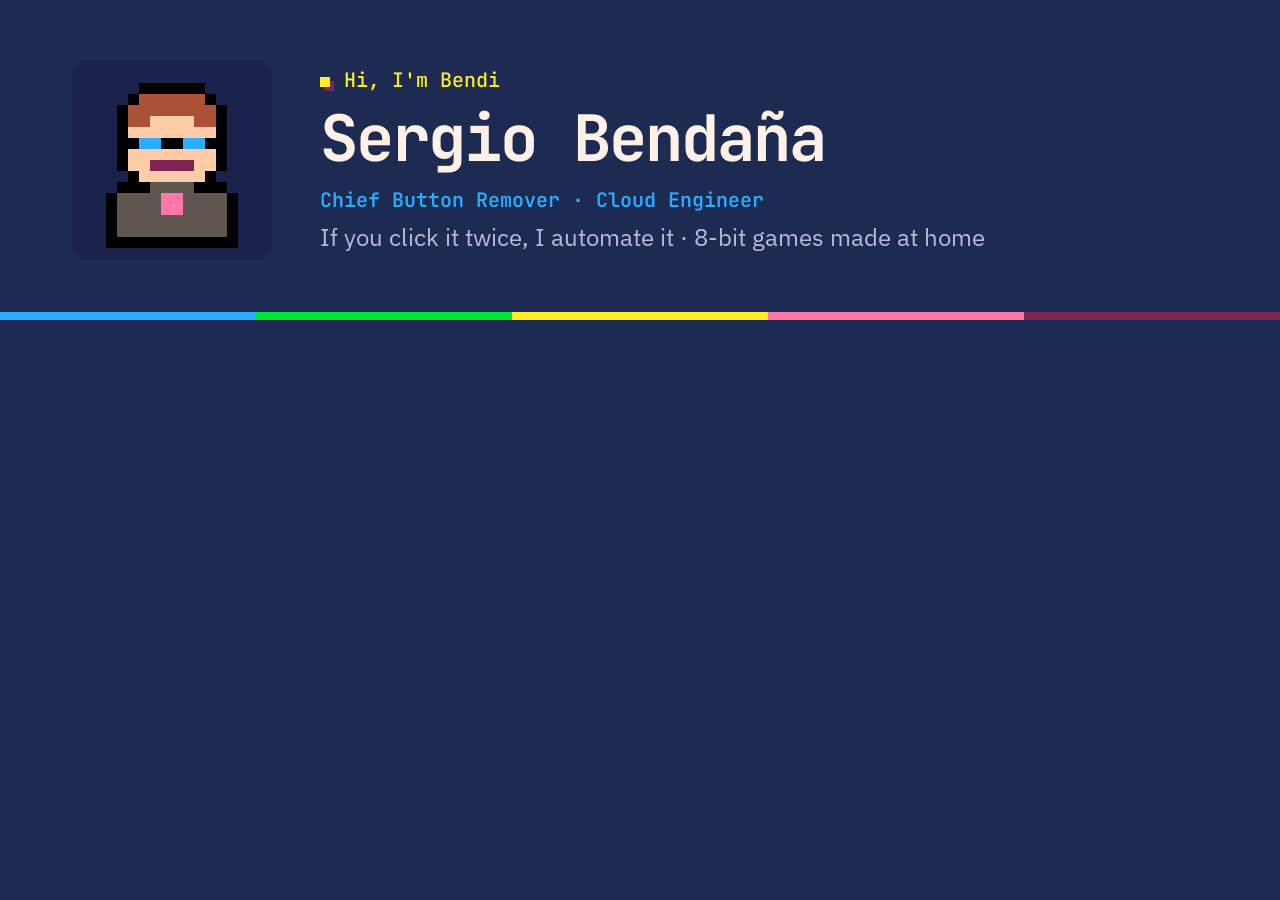
<file: header.html>
<!doctype html>
<html lang="en">
<head>
<meta charset="utf-8">
<meta name="robots" content="noindex">
<title>Bendi · README header</title>
<!-- Template for assets/header.png (1280x320), the banner at the top of the profile README. -->
<link rel="stylesheet" href="fonts/fonts.css">
<style>
  html, body { margin: 0; width: 1280px; height: 320px; overflow: hidden; background: #1d2b53; }
  body { color: #fff1e8; position: relative; font-family: "IBM Plex Sans", sans-serif; }
  .wrap { position: absolute; inset: 0; display: flex; align-items: center; gap: 48px; padding: 0 72px; }
  .me { width: 176px; height: 176px; image-rendering: pixelated; background: #18224a; padding: 12px; flex: none;
    clip-path: polygon(10px 0, calc(100% - 10px) 0, 100% 10px, 100% calc(100% - 10px), calc(100% - 10px) 100%, 10px 100%, 0 calc(100% - 10px), 0 10px); }
  .hi { font: 500 20px "JetBrains Mono", monospace; color: #ffec27; }
  .hi::before { content: ""; display: inline-block; width: 10px; height: 10px; background: #ffec27; box-shadow: 4px 4px 0 #7e2553; margin-right: 14px; }
  h1 { margin: 12px 0 0; font: 700 64px/1.05 "JetBrains Mono", monospace; letter-spacing: -0.03em; }
  .cls { font: 600 20px "JetBrains Mono", monospace; color: #29adff; margin-top: 14px; }
  .tag { font: 400 24px "IBM Plex Sans", sans-serif; color: #b9bcd0; margin-top: 8px; }
  .url { position: absolute; right: 72px; bottom: 32px; font: 500 22px "JetBrains Mono", monospace; color: #b9bcd0; }
  .bar { position: absolute; left: 0; right: 0; bottom: 0; height: 8px; display: flex; }
  .bar i { flex: 1; }
</style>
</head>
<body>
  <div class="wrap">
    <img class="me" src="img/bendi.svg" alt="">
    <div>
      <div class="hi">Hi, I'm Bendi</div>
      <h1>Sergio Bendaña</h1>
      <div class="cls">Chief Button Remover · Cloud Engineer</div>
      <div class="tag">If you click it twice, I automate it · 8-bit games made at home</div>
    </div>
  </div>
  
  <div class="bar"><i style="background:#29adff"></i><i style="background:#00e436"></i><i style="background:#ffec27"></i><i style="background:#ff77a8"></i><i style="background:#7e2553"></i></div>
</body>
</html>
</file>
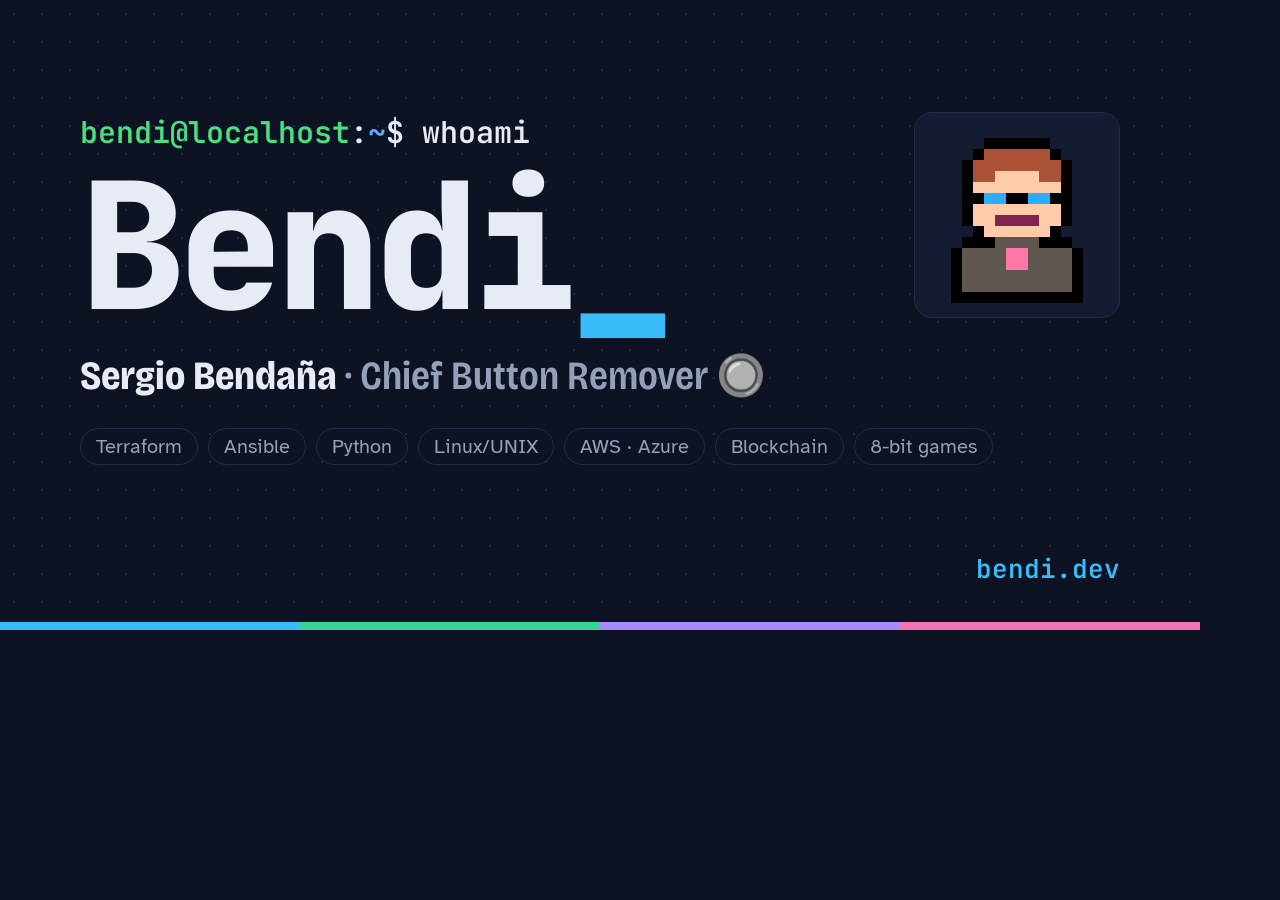
<file: og.html>
<!doctype html>
<html lang="es">
<head>
<meta charset="utf-8">
<meta name="robots" content="noindex">
<title>Bendi · share image</title>
<!-- Template for og.png (1200x630), the image shown when the website is shared.
     Open at 1200x630 and take a screenshot. Same look as the hero of index.html. -->
<link rel="stylesheet" href="fonts/fonts.css">
<style>
  html, body { margin: 0; width: 1200px; height: 630px; overflow: hidden; background: #0e1324; }
  body { color: #e6ebf5; position: relative; font-family: "Atkinson Hyperlegible", sans-serif;
    background-image: radial-gradient(#242c48 1.2px, transparent 1.2px); background-size: 28px 28px; }
  .wrap { position: absolute; left: 80px; right: 80px; top: 112px; }
  .prompt { font: 600 30px "JetBrains Mono", monospace; }
  .prompt .u { color: #4ade80; } .prompt .d { color: #60a5fa; }
  h1 { margin: 6px 0 0; font: 800 176px/1 "JetBrains Mono", monospace; letter-spacing: -0.045em; }
  h1 .cur { color: #38bdf8; }
  .who { font: 750 40px/1.2 "Bricolage Grotesque", sans-serif; font-variation-settings: "wdth" 85; margin-top: 18px; }
  .who span { color: #93a0b8; font-weight: 500; }
  .stack { display: flex; gap: 10px; margin-top: 28px; }
  .stack i { font: 400 20px "Atkinson Hyperlegible", sans-serif; font-style: normal; color: #93a0b8;
    border: 1.5px solid #242c48; background: #0e1324; border-radius: 999px; padding: 5px 15px; }
  .me { position: absolute; right: 80px; top: 112px; width: 176px; height: 176px; image-rendering: pixelated;
    background: #151b31; padding: 14px; border-radius: 18px; border: 1.5px solid #242c48; }
  .url { position: absolute; right: 80px; bottom: 44px; font: 600 26px "JetBrains Mono", monospace; color: #38bdf8; }
  .bar { position: absolute; left: 0; right: 0; bottom: 0; height: 8px; display: flex; }
  .bar i { flex: 1; }
</style>
</head>
<body>
  <div class="wrap">
    <div class="prompt"><span class="u">bendi@localhost</span>:<span class="d">~</span>$ whoami</div>
    <h1>Bendi<span class="cur">_</span></h1>
    <div class="who">Sergio Bendaña <span>· Chief Button Remover 🔘</span></div>
    <div class="stack"><i>Terraform</i><i>Ansible</i><i>Python</i><i>Linux/UNIX</i><i>AWS · Azure</i><i>Blockchain</i><i>8-bit games</i></div>
  </div>
  <img class="me" src="img/bendi.svg" alt="">
  <div class="url">bendi.dev</div>
  <div class="bar"><i style="background:#38bdf8"></i><i style="background:#36d399"></i><i style="background:#a78bfa"></i><i style="background:#f472b6"></i></div>
</body>
</html>
</file>
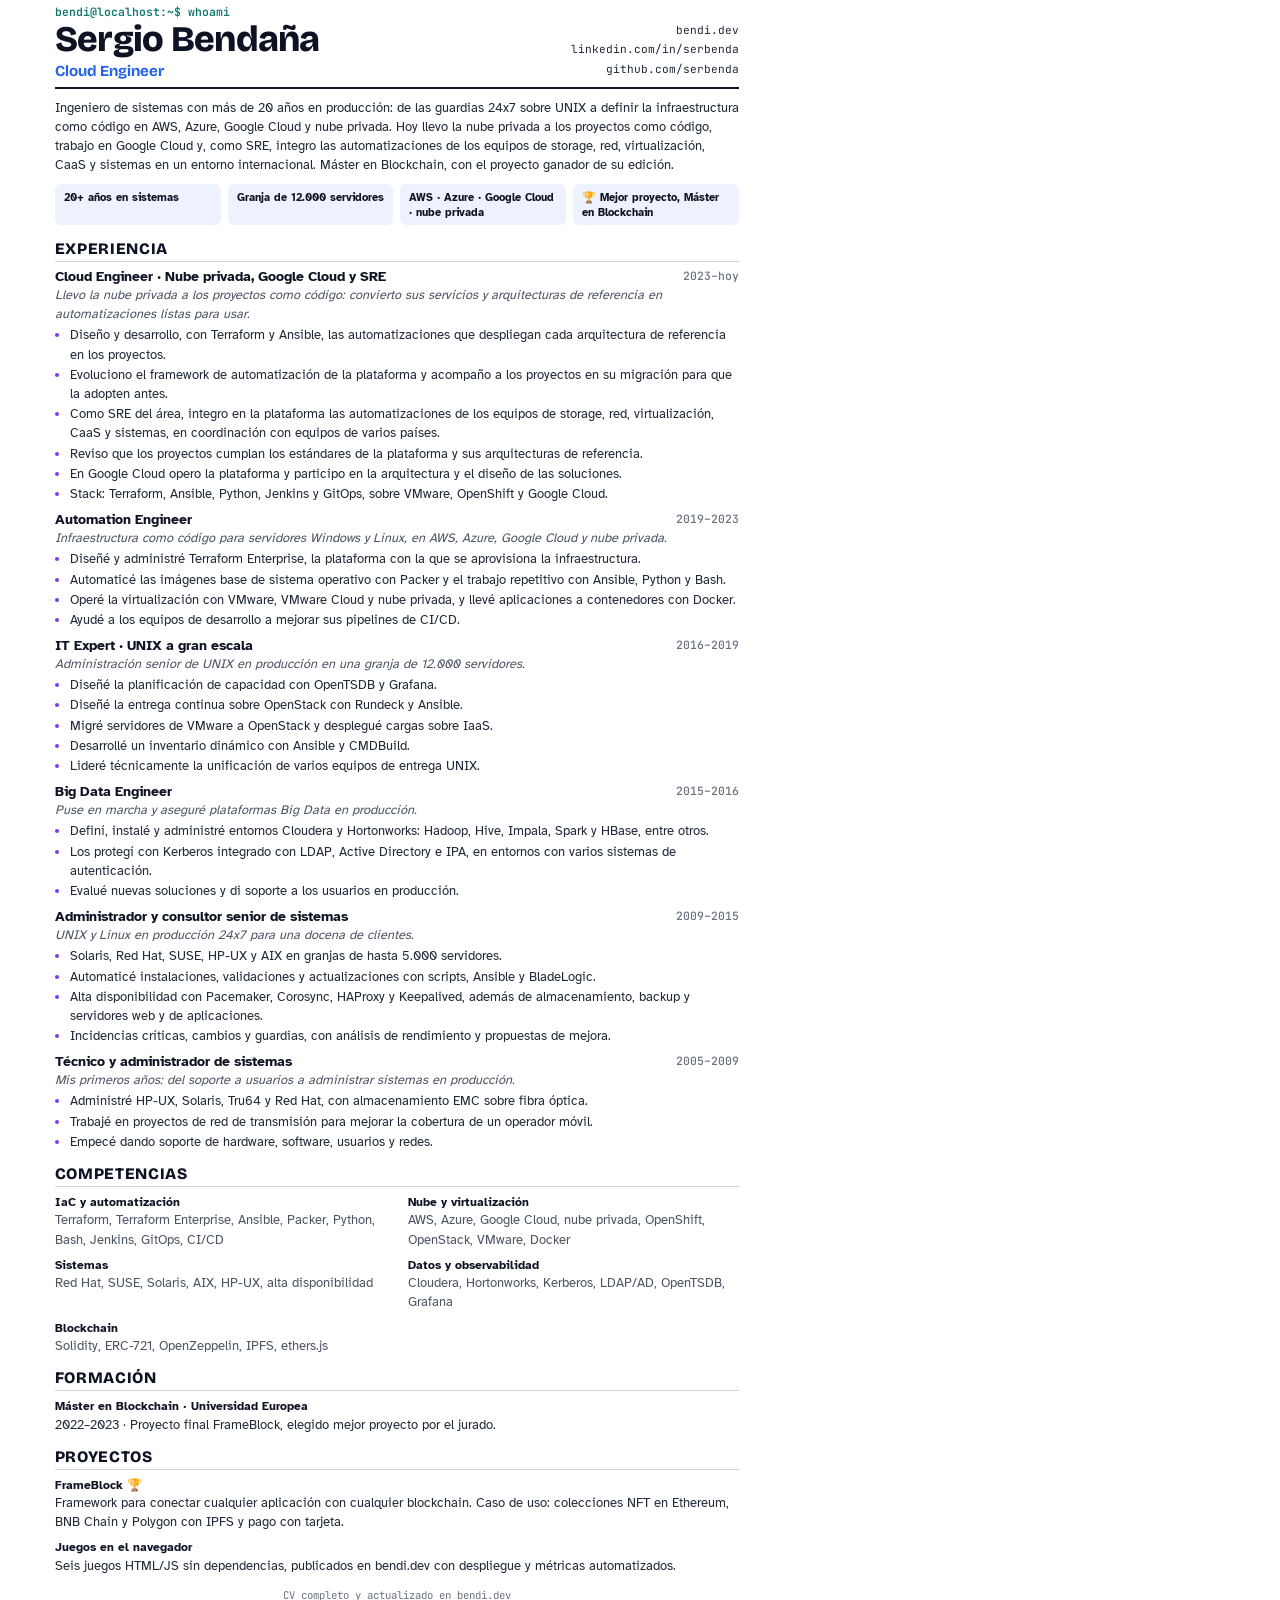
<file: cv/cv.html>
<!doctype html>
<html lang="es">
<head>
<meta charset="utf-8">
<meta name="robots" content="noindex">
<title>Sergio Bendaña · CV</title>
<!-- Template for cv/Sergio-Bendana-CV-es.pdf and -en.pdf.
     Open cv.html?lang=es or ?lang=en and print to PDF (A4, no margins, backgrounds on). -->
<link rel="stylesheet" href="../fonts/fonts.css">
<style>
  @page { size: A4; margin: 12mm 0 10mm; }
  :root { --ink: #0e1324; --text: #1f2937; --muted: #4b5563; --dim: #6b7280; --blue: #2563eb; --teal: #0f766e; --purple: #7c3aed; --chip: #eef2ff; --line: #d1d5db; }
  * { box-sizing: border-box; }
  html, body { margin: 0; background: #fff; }
  body { width: 210mm; padding: 1mm 14.5mm 0; color: var(--text); font: 9.6pt/1.5 "Atkinson Hyperlegible", sans-serif; -webkit-print-color-adjust: exact; print-color-adjust: exact; }
  .mono { font-family: "JetBrains Mono", monospace; }
  header { display: flex; justify-content: space-between; align-items: flex-end; padding-bottom: 7px; border-bottom: 2.5px solid var(--ink); }
  .prompt { font: 600 8.6pt "JetBrains Mono", monospace; color: var(--teal); }
  h1 { margin: 2px 0 0; font: 800 27pt/1.05 "Bricolage Grotesque", sans-serif; letter-spacing: -0.02em; color: var(--ink); }
  .role { font: 700 11.5pt "Bricolage Grotesque", sans-serif; color: var(--blue); margin-top: 3px; }
  .links { text-align: right; font: 400 8.4pt/1.75 "JetBrains Mono", monospace; color: var(--text); }
  .summary { margin: 10px 0 9px; }
  .facts { display: grid; grid-template-columns: repeat(4, 1fr); gap: 7px; margin-bottom: 14px; }
  .facts div { background: var(--chip); border-radius: 6px; padding: 6px 9px; font: 700 8.3pt/1.3 "Atkinson Hyperlegible", sans-serif; color: var(--ink); }
  h2 { font: 800 12pt "Bricolage Grotesque", sans-serif; letter-spacing: 0.04em; color: var(--ink); margin: 12px 0 6px; padding-bottom: 3px; border-bottom: 1px solid var(--line); }
  .job { margin-bottom: 7px; break-inside: avoid; }
  .job .t { display: flex; justify-content: space-between; font: 700 10.2pt "Atkinson Hyperlegible", sans-serif; color: var(--ink); }
  .job .t span { font: 500 8.6pt "JetBrains Mono", monospace; color: var(--dim); }
  .job em { display: block; color: var(--muted); margin: 1px 0 2px; }
  ul { margin: 0; padding-left: 15px; }
  li { margin: 1px 0; }
  li::marker { color: var(--purple); }
  .skills { display: grid; grid-template-columns: 1fr 1fr; gap: 6px 22px; }
  .skills b, .item b { display: block; color: var(--ink); font-size: 9.2pt; }
  .skills span { color: var(--muted); }
  .item { margin-bottom: 6px; break-inside: avoid; }
  .links a, footer a { color: inherit; text-decoration: none; }
  footer { margin-top: 12px; text-align: center; font: 400 8pt "JetBrains Mono", monospace; color: var(--dim); }
</style>
</head>
<body>
<header>
  <div>
    <div class="prompt">bendi@localhost:~$ whoami</div>
    <h1>Sergio Bendaña</h1>
    <div class="role" data-k="role"></div>
  </div>
  <div class="links"><a href="https://bendi.dev/?ref=cv">bendi.dev</a><br><a href="https://www.linkedin.com/in/serbenda/">linkedin.com/in/serbenda</a><br><a href="https://github.com/serbenda">github.com/serbenda</a></div>
</header>
<p class="summary" data-k="summary"></p>
<div class="facts" id="facts"></div>
<h2 data-k="h.exp"></h2>
<div id="jobs"></div>
<h2 data-k="h.skills"></h2>
<div class="skills" id="skills"></div>
<h2 data-k="h.edu"></h2>
<div class="item"><b data-k="edu.t"></b><span data-k="edu.d"></span></div>
<h2 data-k="h.proj"></h2>
<div id="projects"></div>
<footer><a href="https://bendi.dev/?ref=cv" data-k="footer"></a></footer>
<script>
const T = {
  es: {
    role: "Cloud Engineer",
    summary: "Ingeniero de sistemas con más de 20 años en producción: de las guardias 24x7 sobre UNIX a definir la infraestructura como código en AWS, Azure, Google Cloud y nube privada. Hoy llevo la nube privada a los proyectos como código, trabajo en Google Cloud y, como SRE, integro las automatizaciones de los equipos de storage, red, virtualización, CaaS y sistemas en un entorno internacional. Máster en Blockchain, con el proyecto ganador de su edición.",
    facts: ["20+ años en sistemas", "Granja de 12.000 servidores", "AWS · Azure · Google Cloud · nube privada", "🏆 Mejor proyecto, Máster en Blockchain"],
    "h.exp": "EXPERIENCIA", "h.skills": "COMPETENCIAS", "h.edu": "FORMACIÓN", "h.proj": "PROYECTOS",
    jobs: [
      ["Cloud Engineer · Nube privada, Google Cloud y SRE", "2023–hoy", "Llevo la nube privada a los proyectos como código: convierto sus servicios y arquitecturas de referencia en automatizaciones listas para usar.", [
        "Diseño y desarrollo, con Terraform y Ansible, las automatizaciones que despliegan cada arquitectura de referencia en los proyectos.",
        "Evoluciono el framework de automatización de la plataforma y acompaño a los proyectos en su migración para que la adopten antes.",
        "Como SRE del área, integro en la plataforma las automatizaciones de los equipos de storage, red, virtualización, CaaS y sistemas, en coordinación con equipos de varios países.",
        "Reviso que los proyectos cumplan los estándares de la plataforma y sus arquitecturas de referencia.",
        "En Google Cloud opero la plataforma y participo en la arquitectura y el diseño de las soluciones.",
        "Stack: Terraform, Ansible, Python, Jenkins y GitOps, sobre VMware, OpenShift y Google Cloud."]],
      ["Automation Engineer", "2019–2023", "Infraestructura como código para servidores Windows y Linux, en AWS, Azure, Google Cloud y nube privada.", [
        "Diseñé y administré Terraform Enterprise, la plataforma con la que se aprovisiona la infraestructura.",
        "Automaticé las imágenes base de sistema operativo con Packer y el trabajo repetitivo con Ansible, Python y Bash.",
        "Operé la virtualización con VMware, VMware Cloud y nube privada, y llevé aplicaciones a contenedores con Docker.",
        "Ayudé a los equipos de desarrollo a mejorar sus pipelines de CI/CD."]],
      ["IT Expert · UNIX a gran escala", "2016–2019", "Administración senior de UNIX en producción en una granja de 12.000 servidores.", [
        "Diseñé la planificación de capacidad con OpenTSDB y Grafana.",
        "Diseñé la entrega continua sobre OpenStack con Rundeck y Ansible.",
        "Migré servidores de VMware a OpenStack y desplegué cargas sobre IaaS.",
        "Desarrollé un inventario dinámico con Ansible y CMDBuild.",
        "Lideré técnicamente la unificación de varios equipos de entrega UNIX."]],
      ["Big Data Engineer", "2015–2016", "Puse en marcha y aseguré plataformas Big Data en producción.", [
        "Definí, instalé y administré entornos Cloudera y Hortonworks: Hadoop, Hive, Impala, Spark y HBase, entre otros.",
        "Los protegí con Kerberos integrado con LDAP, Active Directory e IPA, en entornos con varios sistemas de autenticación.",
        "Evalué nuevas soluciones y di soporte a los usuarios en producción."]],
      ["Administrador y consultor senior de sistemas", "2009–2015", "UNIX y Linux en producción 24x7 para una docena de clientes.", [
        "Solaris, Red Hat, SUSE, HP-UX y AIX en granjas de hasta 5.000 servidores.",
        "Automaticé instalaciones, validaciones y actualizaciones con scripts, Ansible y BladeLogic.",
        "Alta disponibilidad con Pacemaker, Corosync, HAProxy y Keepalived, además de almacenamiento, backup y servidores web y de aplicaciones.",
        "Incidencias críticas, cambios y guardias, con análisis de rendimiento y propuestas de mejora."]],
      ["Técnico y administrador de sistemas", "2005–2009", "Mis primeros años: del soporte a usuarios a administrar sistemas en producción.", [
        "Administré HP-UX, Solaris, Tru64 y Red Hat, con almacenamiento EMC sobre fibra óptica.",
        "Trabajé en proyectos de red de transmisión para mejorar la cobertura de un operador móvil.",
        "Empecé dando soporte de hardware, software, usuarios y redes."]]],
    skills: [["IaC y automatización", "Terraform, Terraform Enterprise, Ansible, Packer, Python, Bash, Jenkins, GitOps, CI/CD"],
      ["Nube y virtualización", "AWS, Azure, Google Cloud, nube privada, OpenShift, OpenStack, VMware, Docker"],
      ["Sistemas", "Red Hat, SUSE, Solaris, AIX, HP-UX, alta disponibilidad"],
      ["Datos y observabilidad", "Cloudera, Hortonworks, Kerberos, LDAP/AD, OpenTSDB, Grafana"],
      ["Blockchain", "Solidity, ERC-721, OpenZeppelin, IPFS, ethers.js"]],
    "edu.t": "Máster en Blockchain · Universidad Europea",
    "edu.d": "2022–2023 · Proyecto final FrameBlock, elegido mejor proyecto por el jurado.",
    projects: [["FrameBlock 🏆", "Framework para conectar cualquier aplicación con cualquier blockchain. Caso de uso: colecciones NFT en Ethereum, BNB Chain y Polygon con IPFS y pago con tarjeta."],
      ["Juegos en el navegador", "Seis juegos HTML/JS sin dependencias, publicados en bendi.dev con despliegue y métricas automatizados."]],
    footer: "CV completo y actualizado en bendi.dev"
  },
  en: {
    role: "Cloud Engineer",
    summary: "Systems engineer with 20+ years in production: from 24x7 UNIX on-call to defining infrastructure as code on AWS, Azure, Google Cloud and private cloud. Today I bring the private cloud to projects as code, work on Google Cloud and, as SRE, integrate the automation of the storage, network, virtualization, CaaS and systems teams in an international setting. Master's in Blockchain, with the winning project of its edition.",
    facts: ["20+ years in systems", "12,000-server farm", "AWS · Azure · Google Cloud · private cloud", "🏆 Best project, Master's in Blockchain"],
    "h.exp": "EXPERIENCE", "h.skills": "SKILLS", "h.edu": "EDUCATION", "h.proj": "PROJECTS",
    jobs: [
      ["Cloud Engineer · Private cloud, Google Cloud and SRE", "2023–now", "I bring the private cloud to projects as code, turning its services and reference architectures into ready-to-use automation.", [
        "I design and build, with Terraform and Ansible, the automation that deploys each reference architecture into the projects.",
        "I evolve the platform's automation framework and support projects through their migration so they adopt it sooner.",
        "As SRE for the area, I integrate the automation of the storage, network, virtualization, CaaS and systems teams into the platform, coordinating with teams in several countries.",
        "I check that projects meet the platform standards and its reference architectures.",
        "On Google Cloud, I run the platform and take part in solution architecture and design.",
        "Stack: Terraform, Ansible, Python, Jenkins and GitOps, on VMware, OpenShift and Google Cloud."]],
      ["Automation Engineer", "2019–2023", "Infrastructure as code for Windows and Linux servers, on AWS, Azure, Google Cloud and private cloud.", [
        "Designed and ran Terraform Enterprise, the platform that provisions the infrastructure.",
        "Automated OS base images with Packer and repetitive work with Ansible, Python and Bash.",
        "Operated VMware, VMware Cloud and private cloud virtualization, and moved apps into Docker containers.",
        "Helped development teams improve their CI/CD pipelines."]],
      ["IT Expert · UNIX at scale", "2016–2019", "Senior production UNIX administration on a 12,000-server farm.", [
        "Designed capacity planning with OpenTSDB and Grafana.",
        "Designed continuous delivery on OpenStack with Rundeck and Ansible.",
        "Migrated servers from VMware to OpenStack and deployed workloads on IaaS.",
        "Built a dynamic inventory with Ansible and CMDBuild.",
        "Technical lead for merging several UNIX delivery teams."]],
      ["Big Data Engineer", "2015–2016", "Set up and secured Big Data platforms in production.", [
        "Defined, installed and ran Cloudera and Hortonworks platforms: Hadoop, Hive, Impala, Spark and HBase, among others.",
        "Secured them with Kerberos integrated with LDAP, Active Directory and IPA, across several authentication systems.",
        "Evaluated new solutions and supported users in production."]],
      ["Senior systems administrator and consultant", "2009–2015", "24x7 production UNIX and Linux for a dozen clients.", [
        "Solaris, Red Hat, SUSE, HP-UX and AIX on farms of up to 5,000 servers.",
        "Automated installs, validation and updates with scripts, Ansible and BladeLogic.",
        "High availability with Pacemaker, Corosync, HAProxy and Keepalived, plus storage, backup and web and application servers.",
        "Critical incidents, changes and on-call, with performance analysis and improvement proposals."]],
      ["Systems technician and administrator", "2005–2009", "The early years: from user support to running production systems.", [
        "Ran HP-UX, Solaris, Tru64 and Red Hat, with EMC storage over fiber.",
        "Worked on transmission network projects to improve a mobile operator's coverage.",
        "Started out supporting hardware, software, users and networks."]]],
    skills: [["IaC & automation", "Terraform, Terraform Enterprise, Ansible, Packer, Python, Bash, Jenkins, GitOps, CI/CD"],
      ["Cloud & virtualization", "AWS, Azure, Google Cloud, private cloud, OpenShift, OpenStack, VMware, Docker"],
      ["Systems", "Red Hat, SUSE, Solaris, AIX, HP-UX, high availability"],
      ["Data & observability", "Cloudera, Hortonworks, Kerberos, LDAP/AD, OpenTSDB, Grafana"],
      ["Blockchain", "Solidity, ERC-721, OpenZeppelin, IPFS, ethers.js"]],
    "edu.t": "Master's in Blockchain · Universidad Europea",
    "edu.d": "2022–2023 · Final project FrameBlock, chosen as best project by the jury.",
    projects: [["FrameBlock 🏆", "A framework to plug any application into any blockchain. Use case: NFT collections on Ethereum, BNB Chain and Polygon with IPFS and card payments."],
      ["Browser games", "Six dependency-free HTML/JS games, published on bendi.dev with automated deployment and metrics."]],
    footer: "Full, up-to-date CV at bendi.dev"
  }
};
const lang = new URLSearchParams(location.search).get("lang") === "en" ? "en" : "es";
const t = T[lang], esc = s => s.replace(/&/g, "&amp;").replace(/</g, "&lt;");
document.documentElement.lang = lang;
document.querySelectorAll("[data-k]").forEach(e => e.textContent = t[e.dataset.k]);
document.getElementById("facts").innerHTML = t.facts.map(f => `<div>${esc(f)}</div>`).join("");
document.getElementById("jobs").innerHTML = t.jobs.map(([n, y, s, b]) =>
  `<div class="job"><div class="t">${esc(n)}<span>${y}</span></div><em>${esc(s)}</em><ul>${b.map(x => `<li>${esc(x)}</li>`).join("")}</ul></div>`).join("");
document.getElementById("skills").innerHTML = t.skills.map(([h, s]) => `<div><b>${esc(h)}</b><span>${esc(s)}</span></div>`).join("");
document.getElementById("projects").innerHTML = t.projects.map(([h, s]) => `<div class="item"><b>${esc(h)}</b>${esc(s)}</div>`).join("");
</script>
</body>
</html>
</file>
<file: fonts/fonts.css>
/* Fonts served from this site, all under the SIL Open Font License (see the OFL files).
   WOFF2, subset to Latin + the punctuation, arrows and shapes the site uses. */
@font-face { font-family: "Bricolage Grotesque"; src: url("BricolageGrotesque.woff2") format("woff2"); font-weight: 600 800; font-stretch: 75% 100%; font-display: swap; }
@font-face { font-family: "Atkinson Hyperlegible"; src: url("Atkinson-Regular.woff2") format("woff2"); font-weight: 400; font-display: swap; }
@font-face { font-family: "Atkinson Hyperlegible"; src: url("Atkinson-Bold.woff2") format("woff2"); font-weight: 700; font-display: swap; }
@font-face { font-family: "Press Start 2P"; src: url("PressStart2P-Regular.woff2") format("woff2"); font-display: swap; }
@font-face { font-family: "JetBrains Mono"; src: url("JetBrainsMono.woff2") format("woff2"); font-weight: 100 800; font-display: swap; }
@font-face { font-family: "IBM Plex Sans"; src: url("IBMPlexSans-Regular.woff2") format("woff2"); font-weight: 400; font-display: swap; }
@font-face { font-family: "IBM Plex Sans"; src: url("IBMPlexSans-SemiBold.woff2") format("woff2"); font-weight: 600; font-display: swap; }
@font-face { font-family: "VT323"; src: url("VT323.woff2") format("woff2"); font-display: swap; }
</file>
